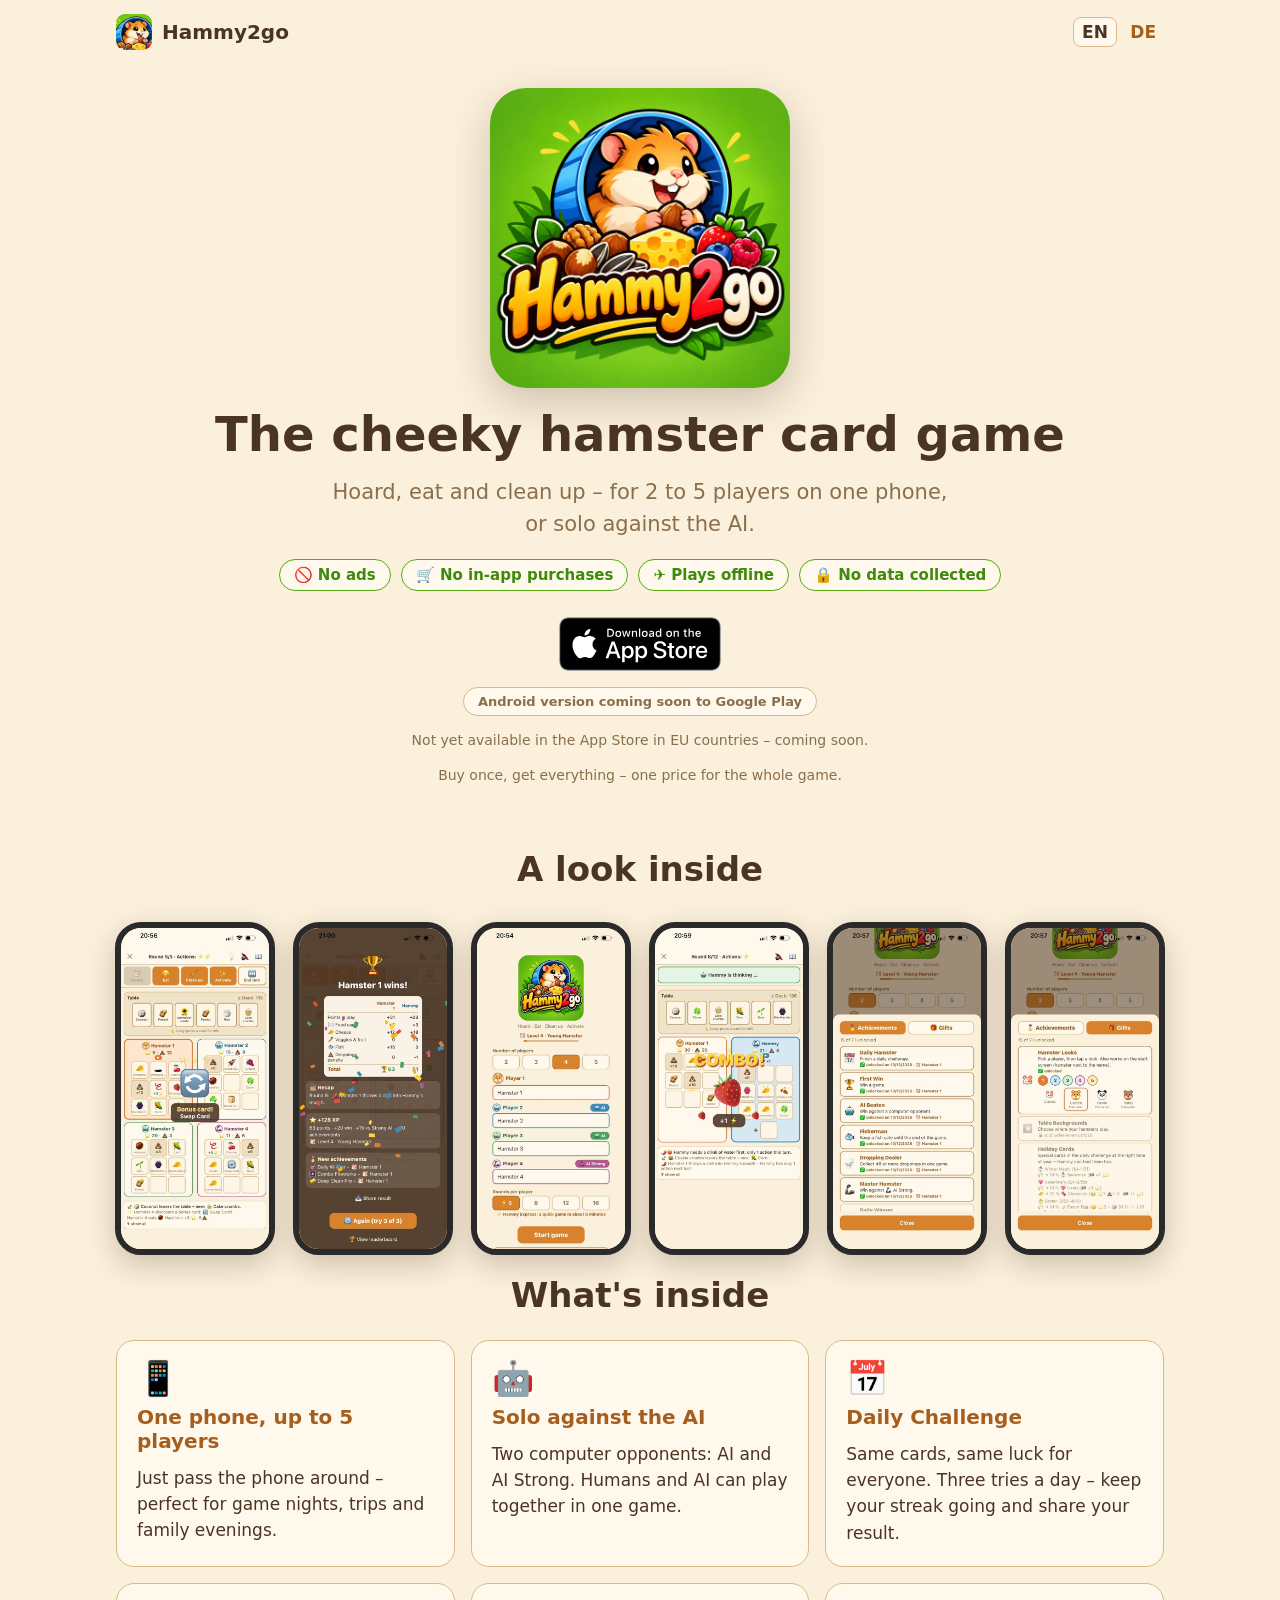
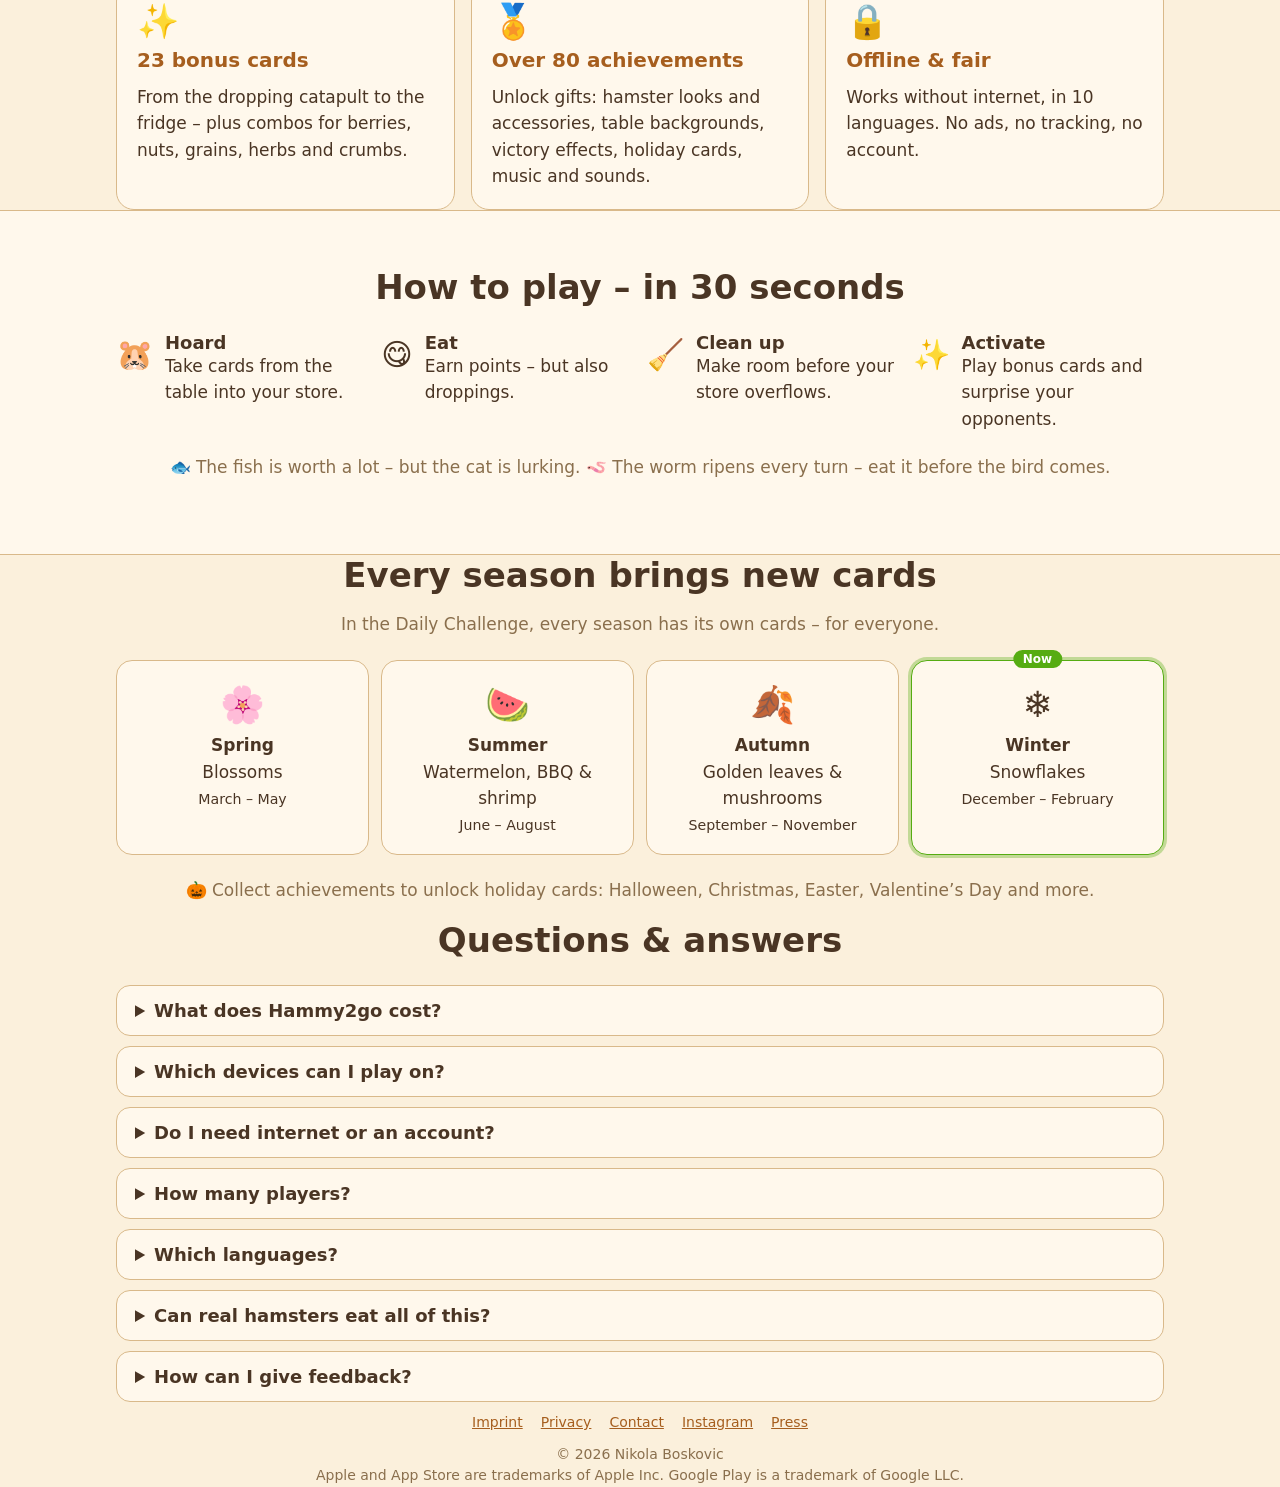
<file: index.html>
<!doctype html>
<html lang="en">
<head>
  <meta charset="utf-8">
  <meta name="viewport" content="width=device-width, initial-scale=1">
  <title>Hammy2go – the cheeky hamster card game</title>
  <meta name="description" content="Hoard, eat, clean up: the cheeky hamster card game for 1 to 5 players on one phone. Daily challenge, 23 bonus cards, offline, no ads.">
  <meta name="theme-color" content="#56ac12">
  <meta name="apple-itunes-app" content="app-id=6820655295">
  <link rel="canonical" href="https://hammy2go.com/">
  <link rel="alternate" hreflang="en" href="https://hammy2go.com/">
  <link rel="alternate" hreflang="de" href="https://hammy2go.com/de/">
  <link rel="alternate" hreflang="x-default" href="https://hammy2go.com/">
  <meta property="og:title" content="Hammy2go – the cheeky hamster card game">
  <meta property="og:description" content="Hoard, eat, clean up: the cheeky hamster card game for 1 to 5 players on one phone. Daily challenge, 23 bonus cards, offline, no ads.">
  <meta property="og:image" content="https://hammy2go.com/assets/og.png">
  <meta property="og:url" content="https://hammy2go.com/">
  <meta name="twitter:card" content="summary_large_image">
  <link rel="icon" type="image/png" sizes="32x32" href="assets/favicon-32.png">
  <link rel="apple-touch-icon" href="assets/icon-192.png">
  <link rel="stylesheet" href="assets/style.css">
  <script>try{if(!localStorage.getItem('hammy2go.lang')&&/^de/i.test((navigator.languages&&navigator.languages[0])||navigator.language||''))location.replace('de/');}catch(e){}</script>
</head>
<body>
  <header class="wrap top">
    <a class="brand" href="./"><img src="assets/icon-192.png" alt="">Hammy2go</a>
    <nav class="lang"><a href="" hreflang="en" aria-current="true">EN</a> <a href="de/" hreflang="de">DE</a></nav>
  </header>

  <main>
    <section class="hero wrap">
      <img class="logo" src="assets/logo.png" alt="Hammy2go" width="300" height="300">
      <h1>The cheeky hamster card game</h1>
      <p class="lead">Hoard, eat and clean up – for 2 to 5 players on one phone, or solo against the AI.</p>
      <ul class="perks">
        <li><span aria-hidden="true">🚫</span> No ads</li>
        <li><span aria-hidden="true">🛒</span> No in-app purchases</li>
        <li><span aria-hidden="true">✈️</span> Plays offline</li>
        <li><span aria-hidden="true">🔒</span> No data collected</li>
      </ul>
      <div class="stores">
        <a class="badge ios" href="https://apps.apple.com/app/id6820655295"><img src="assets/badges/appstore-en.svg" alt="Download on the App Store" height="54"></a>
        <span class="badge android soon"><span class="soon-tag">Android version coming soon to Google Play</span></span>
      </div>
      <p class="price">Not yet available in the App Store in EU countries – coming soon.</p>
      <p class="price">Buy once, get everything – one price for the whole game.</p>
    </section>

    <section class="wrap" aria-labelledby="shots">
      <h2 id="shots">A look inside</h2>
      <div class="shots">
        <img src="assets/shots/01.jpg" alt="Game with four hamsters" width="540" height="1171" loading="lazy">
        <img src="assets/shots/02.jpg" alt="Victory screen with confetti" width="540" height="1171" loading="lazy">
        <img src="assets/shots/03.jpg" alt="Start screen" width="540" height="1171" loading="lazy">
        <img src="assets/shots/04.jpg" alt="Berry combo" width="540" height="1171" loading="lazy">
        <img src="assets/shots/05.jpg" alt="Achievements" width="540" height="1171" loading="lazy">
        <img src="assets/shots/06.jpg" alt="Gifts" width="540" height="1171" loading="lazy">
      </div>
    </section>

    <section class="wrap" aria-labelledby="features">
      <h2 id="features">What's inside</h2>
      <div class="grid">
        <div class="tile"><div class="em">📱</div><h3>One phone, up to 5 players</h3><p>Just pass the phone around – perfect for game nights, trips and family evenings.</p></div>
        <div class="tile"><div class="em">🤖</div><h3>Solo against the AI</h3><p>Two computer opponents: AI and AI Strong. Humans and AI can play together in one game.</p></div>
        <div class="tile"><div class="em">📅</div><h3>Daily Challenge</h3><p>Same cards, same luck for everyone. Three tries a day – keep your streak going and share your result.</p></div>
        <div class="tile"><div class="em">✨</div><h3>23 bonus cards</h3><p>From the dropping catapult to the fridge – plus combos for berries, nuts, grains, herbs and crumbs.</p></div>
        <div class="tile"><div class="em">🏅</div><h3>Over 80 achievements</h3><p>Unlock gifts: hamster looks and accessories, table backgrounds, victory effects, holiday cards, music and sounds.</p></div>
        <div class="tile"><div class="em">🔒</div><h3>Offline & fair</h3><p>Works without internet, in 10 languages. No ads, no tracking, no account.</p></div>
      </div>
    </section>

    <section class="howto" aria-labelledby="how">
      <div class="wrap">
        <h2 id="how">How to play – in 30 seconds</h2>
        <div class="steps">
          <div class="step"><span class="em">🐹</span><span><b>Hoard</b>Take cards from the table into your store.</span></div>
          <div class="step"><span class="em">😋</span><span><b>Eat</b>Earn points – but also droppings.</span></div>
          <div class="step"><span class="em">🧹</span><span><b>Clean up</b>Make room before your store overflows.</span></div>
          <div class="step"><span class="em">✨</span><span><b>Activate</b>Play bonus cards and surprise your opponents.</span></div>
        </div>
        <p class="note">🐟 The fish is worth a lot – but the cat is lurking. 🪱 The worm ripens every turn – eat it before the bird comes.</p>
      </div>
    </section>

    <section class="wrap" aria-labelledby="seasons">
      <h2 id="seasons">Every season brings new cards</h2>
      <p class="note" style="margin:-8px 0 22px">In the Daily Challenge, every season has its own cards – for everyone.</p>
      <div class="seasons">
        <div class="season" data-season="spring"><span class="now-tag">Now</span><div class="em">🌸</div><b>Spring</b>Blossoms<br><small>March – May</small></div>
        <div class="season" data-season="summer"><span class="now-tag">Now</span><div class="em">🍉</div><b>Summer</b>Watermelon, BBQ & shrimp<br><small>June – August</small></div>
        <div class="season" data-season="autumn"><span class="now-tag">Now</span><div class="em">🍂</div><b>Autumn</b>Golden leaves & mushrooms<br><small>September – November</small></div>
        <div class="season" data-season="winter"><span class="now-tag">Now</span><div class="em">❄️</div><b>Winter</b>Snowflakes<br><small>December – February</small></div>
      </div>
      <p class="note">🎃 Collect achievements to unlock holiday cards: Halloween, Christmas, Easter, Valentine’s Day and more.</p>
    </section>

    <section class="wrap" aria-labelledby="faq">
      <h2 id="faq">Questions & answers</h2>
      <details><summary>What does Hammy2go cost?</summary><p>You buy it once (launch price 0.99 € in Germany, prices vary by country). Everything is included – no ads, no in-app purchases.</p></details>
      <details><summary>Which devices can I play on?</summary><p>Hammy2go is available for iPhone on the App Store – not yet in EU countries, it will follow there soon. The Android version is coming soon to Google Play.</p></details>
      <details><summary>Do I need internet or an account?</summary><p>No. Hammy2go works completely offline and collects no data. Your progress stays on your device.</p></details>
      <details><summary>How many players?</summary><p>1 to 5: play solo against the AI, or 2 to 5 on one device – humans and AI can be mixed.</p></details>
      <details><summary>Which languages?</summary><p>Deutsch, English, Srpski, Français, Español, Italiano, 日本語, Русский, Türkçe, 한국어. The game starts in your phone’s language.</p></details>
      <details><summary>Can real hamsters eat all of this?</summary><p>No! Hammy is a cartoon hamster. Real hamsters must not have chocolate, alcohol, sweets, salty food or citrus fruit – if in doubt, ask your vet.</p></details>
      <details><summary>How can I give feedback?</summary><p>We’d love to hear from you: <a href="mailto:info@hammy2go.com">info@hammy2go.com</a></p></details>
    </section>
  </main>

  <footer class="wrap">
    <nav>
      <a href="https://farmaceutunemackoj.de/impressum/">Imprint</a>
      <a href="https://farmaceutunemackoj.github.io/hammy2go-privacy/">Privacy</a>
      <a href="mailto:info@hammy2go.com">Contact</a>
      <a href="https://www.instagram.com/hammy2go/" rel="me noopener" target="_blank">Instagram</a>
      <a href="press/">Press</a>
    </nav>
    <div>© 2026 Nikola Boskovic</div>
    <div>Apple and App Store are trademarks of Apple Inc. Google Play is a trademark of Google LLC.</div>
  </footer>
  <script src="assets/site.js"></script>
</body>
</html>
</file>
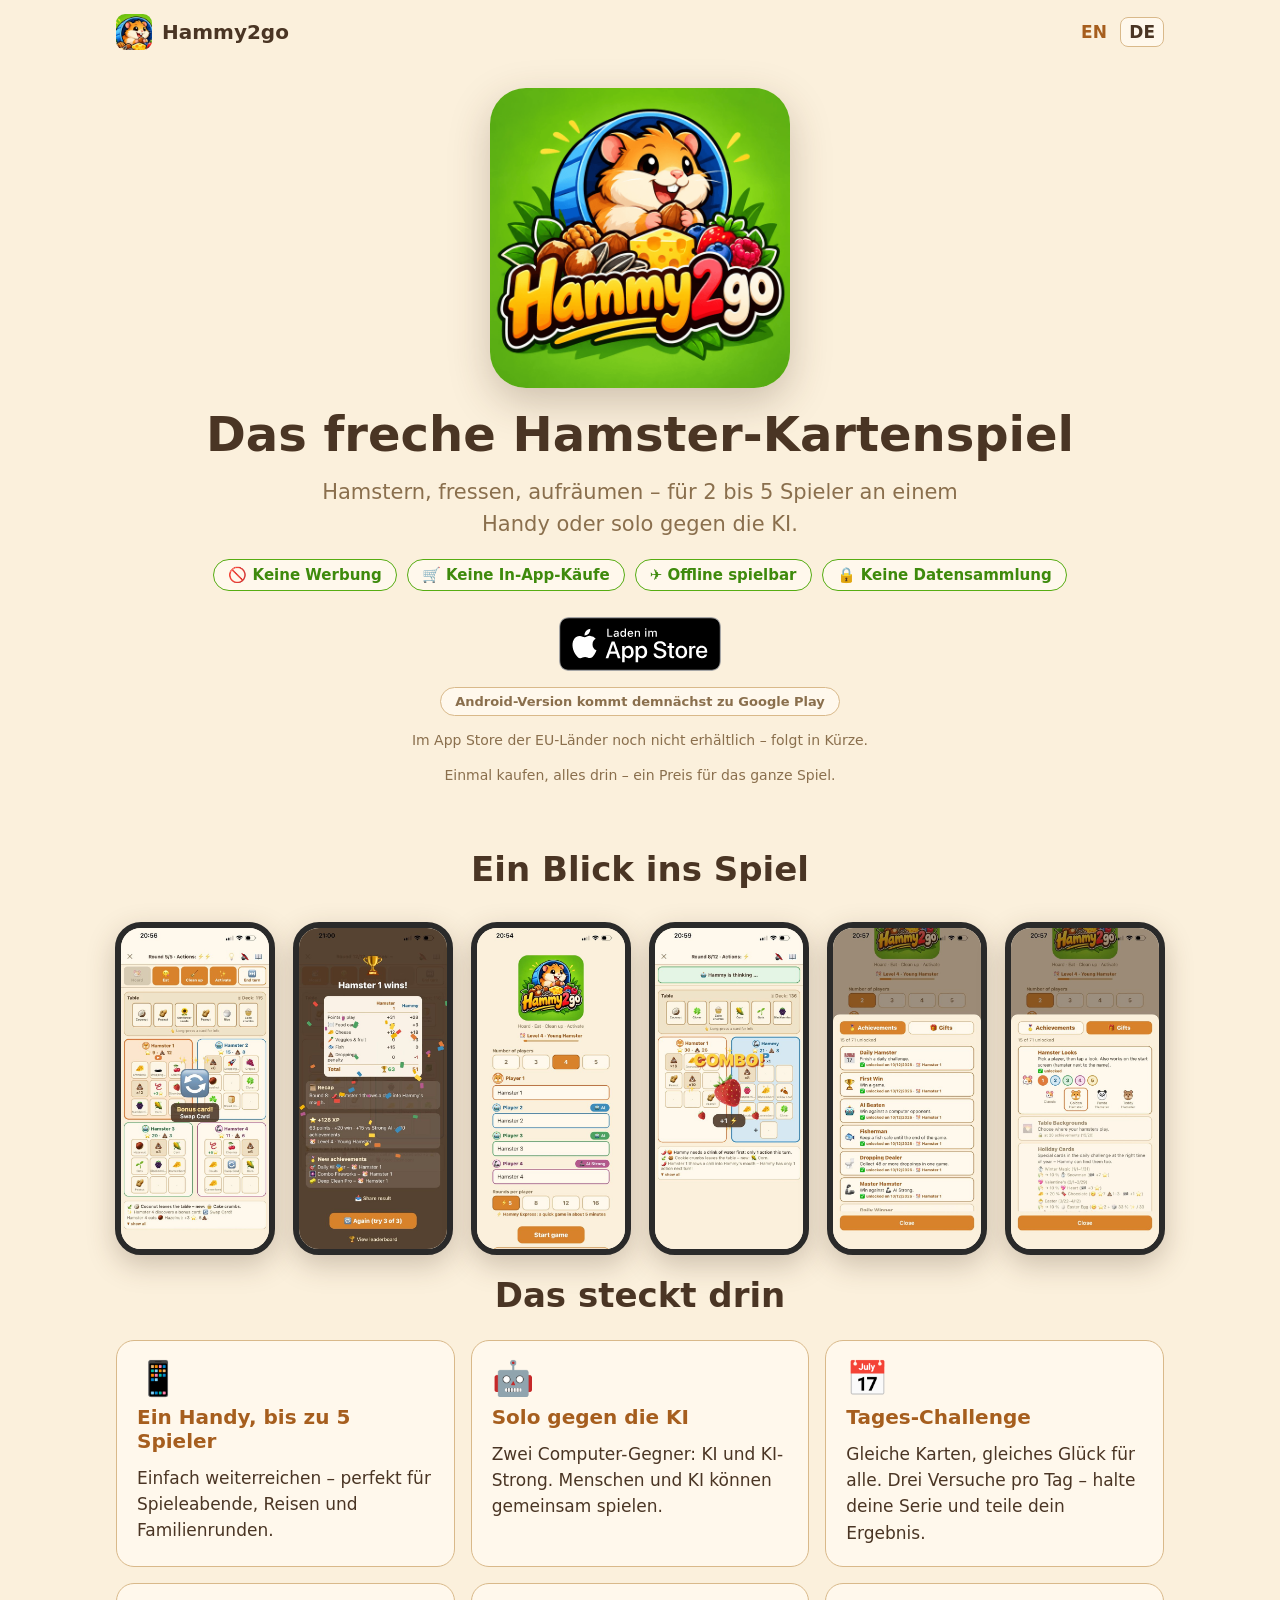
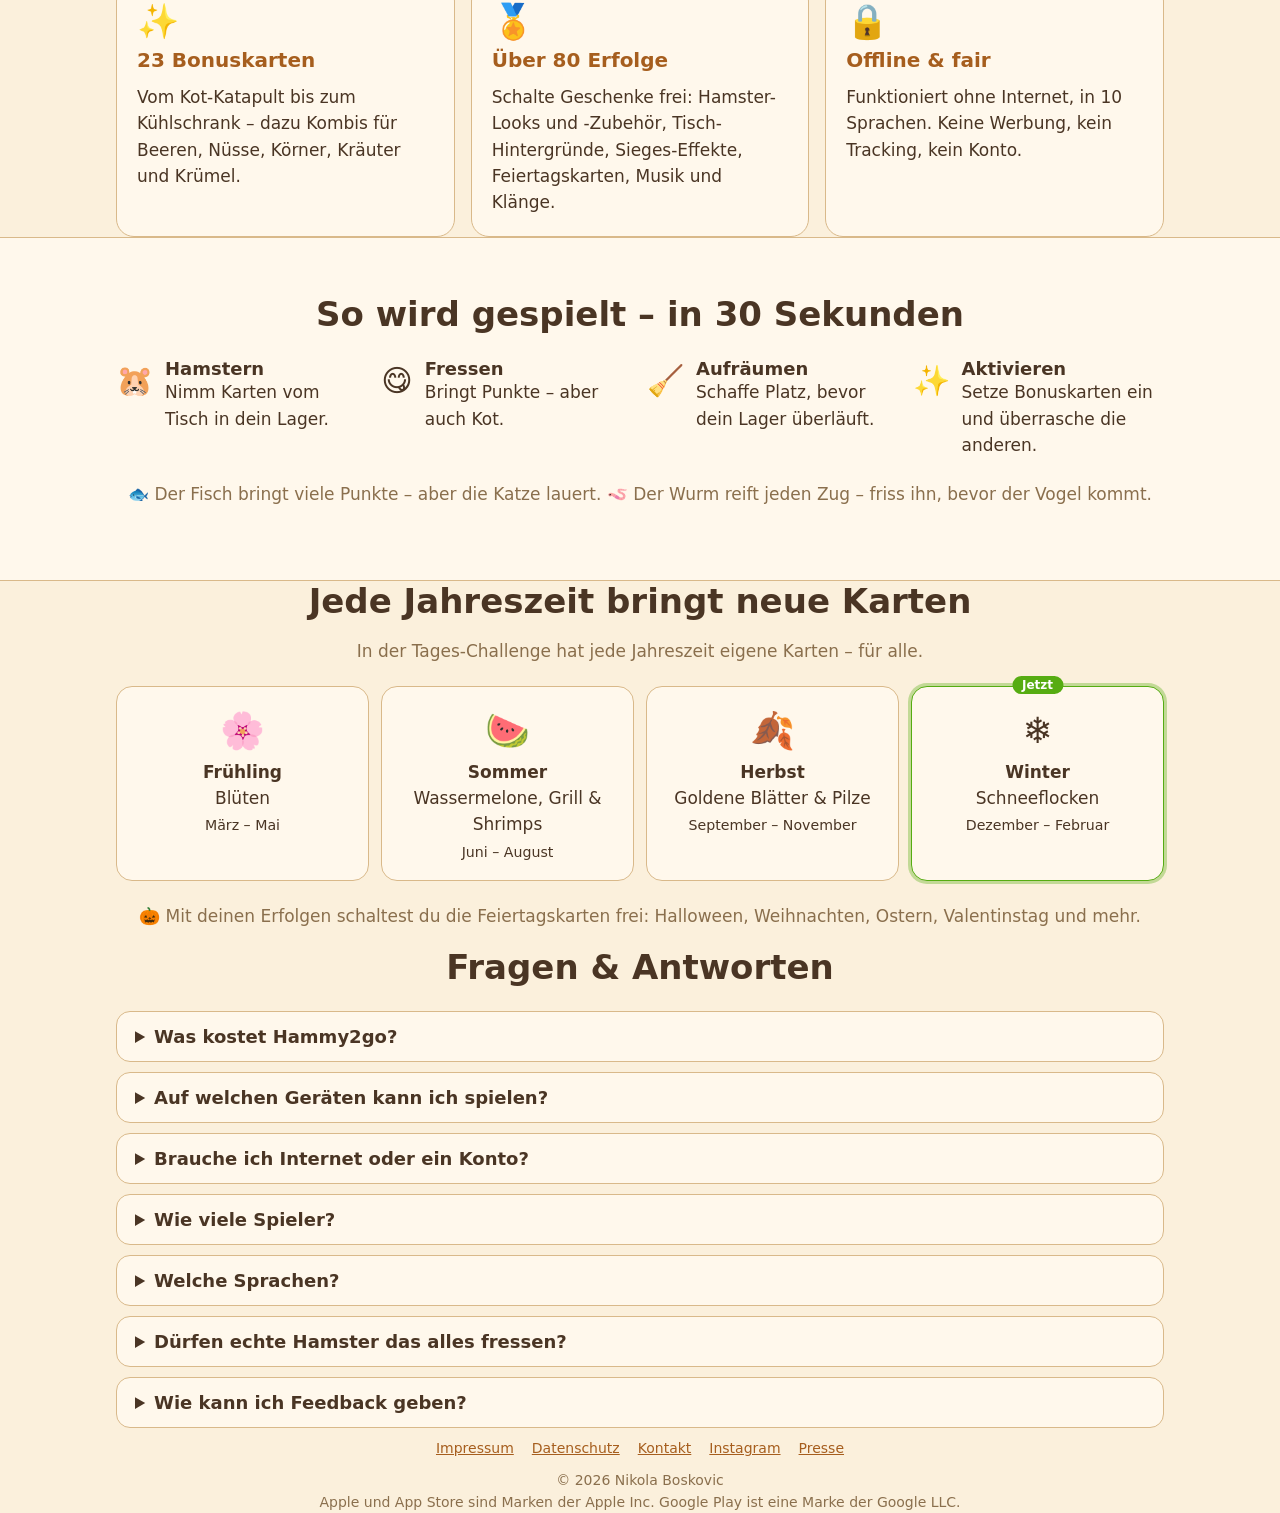
<file: de/index.html>
<!doctype html>
<html lang="de">
<head>
  <meta charset="utf-8">
  <meta name="viewport" content="width=device-width, initial-scale=1">
  <title>Hammy2go – das freche Hamster-Kartenspiel</title>
  <meta name="description" content="Hamstern, fressen, aufräumen: das freche Hamster-Kartenspiel für 1 bis 5 Spieler an einem Handy. Tages-Challenge, 23 Bonuskarten, offline, ohne Werbung.">
  <meta name="theme-color" content="#56ac12">
  <meta name="apple-itunes-app" content="app-id=6820655295">
  <link rel="canonical" href="https://hammy2go.com/de/">
  <link rel="alternate" hreflang="en" href="https://hammy2go.com/">
  <link rel="alternate" hreflang="de" href="https://hammy2go.com/de/">
  <link rel="alternate" hreflang="x-default" href="https://hammy2go.com/">
  <meta property="og:title" content="Hammy2go – das freche Hamster-Kartenspiel">
  <meta property="og:description" content="Hamstern, fressen, aufräumen: das freche Hamster-Kartenspiel für 1 bis 5 Spieler an einem Handy. Tages-Challenge, 23 Bonuskarten, offline, ohne Werbung.">
  <meta property="og:image" content="https://hammy2go.com/assets/og.png">
  <meta property="og:url" content="https://hammy2go.com/de/">
  <meta name="twitter:card" content="summary_large_image">
  <link rel="icon" type="image/png" sizes="32x32" href="../assets/favicon-32.png">
  <link rel="apple-touch-icon" href="../assets/icon-192.png">
  <link rel="stylesheet" href="../assets/style.css">
  
</head>
<body>
  <header class="wrap top">
    <a class="brand" href="../"><img src="../assets/icon-192.png" alt="">Hammy2go</a>
    <nav class="lang"><a href="../" hreflang="en">EN</a> <a href="../de/" hreflang="de" aria-current="true">DE</a></nav>
  </header>

  <main>
    <section class="hero wrap">
      <img class="logo" src="../assets/logo.png" alt="Hammy2go" width="300" height="300">
      <h1>Das freche Hamster-Kartenspiel</h1>
      <p class="lead">Hamstern, fressen, aufräumen – für 2 bis 5 Spieler an einem Handy oder solo gegen die KI.</p>
      <ul class="perks">
        <li><span aria-hidden="true">🚫</span> Keine Werbung</li>
        <li><span aria-hidden="true">🛒</span> Keine In-App-Käufe</li>
        <li><span aria-hidden="true">✈️</span> Offline spielbar</li>
        <li><span aria-hidden="true">🔒</span> Keine Datensammlung</li>
      </ul>
      <div class="stores">
        <a class="badge ios" href="https://apps.apple.com/app/id6820655295"><img src="../assets/badges/appstore-de.svg" alt="Laden im App Store" height="54"></a>
        <span class="badge android soon"><span class="soon-tag">Android-Version kommt demnächst zu Google Play</span></span>
      </div>
      <p class="price">Im App Store der EU-Länder noch nicht erhältlich – folgt in Kürze.</p>
      <p class="price">Einmal kaufen, alles drin – ein Preis für das ganze Spiel.</p>
    </section>

    <section class="wrap" aria-labelledby="shots">
      <h2 id="shots">Ein Blick ins Spiel</h2>
      <div class="shots">
        <img src="../assets/shots/01.jpg" alt="Partie mit vier Hamstern" width="540" height="1171" loading="lazy">
        <img src="../assets/shots/02.jpg" alt="Sieg mit Konfetti" width="540" height="1171" loading="lazy">
        <img src="../assets/shots/03.jpg" alt="Startbildschirm" width="540" height="1171" loading="lazy">
        <img src="../assets/shots/04.jpg" alt="Beeren-Kombi" width="540" height="1171" loading="lazy">
        <img src="../assets/shots/05.jpg" alt="Erfolge" width="540" height="1171" loading="lazy">
        <img src="../assets/shots/06.jpg" alt="Geschenke" width="540" height="1171" loading="lazy">
      </div>
    </section>

    <section class="wrap" aria-labelledby="features">
      <h2 id="features">Das steckt drin</h2>
      <div class="grid">
        <div class="tile"><div class="em">📱</div><h3>Ein Handy, bis zu 5 Spieler</h3><p>Einfach weiterreichen – perfekt für Spieleabende, Reisen und Familienrunden.</p></div>
        <div class="tile"><div class="em">🤖</div><h3>Solo gegen die KI</h3><p>Zwei Computer-Gegner: KI und KI-Strong. Menschen und KI können gemeinsam spielen.</p></div>
        <div class="tile"><div class="em">📅</div><h3>Tages-Challenge</h3><p>Gleiche Karten, gleiches Glück für alle. Drei Versuche pro Tag – halte deine Serie und teile dein Ergebnis.</p></div>
        <div class="tile"><div class="em">✨</div><h3>23 Bonuskarten</h3><p>Vom Kot-Katapult bis zum Kühlschrank – dazu Kombis für Beeren, Nüsse, Körner, Kräuter und Krümel.</p></div>
        <div class="tile"><div class="em">🏅</div><h3>Über 80 Erfolge</h3><p>Schalte Geschenke frei: Hamster-Looks und -Zubehör, Tisch-Hintergründe, Sieges-Effekte, Feiertagskarten, Musik und Klänge.</p></div>
        <div class="tile"><div class="em">🔒</div><h3>Offline & fair</h3><p>Funktioniert ohne Internet, in 10 Sprachen. Keine Werbung, kein Tracking, kein Konto.</p></div>
      </div>
    </section>

    <section class="howto" aria-labelledby="how">
      <div class="wrap">
        <h2 id="how">So wird gespielt – in 30 Sekunden</h2>
        <div class="steps">
          <div class="step"><span class="em">🐹</span><span><b>Hamstern</b>Nimm Karten vom Tisch in dein Lager.</span></div>
          <div class="step"><span class="em">😋</span><span><b>Fressen</b>Bringt Punkte – aber auch Kot.</span></div>
          <div class="step"><span class="em">🧹</span><span><b>Aufräumen</b>Schaffe Platz, bevor dein Lager überläuft.</span></div>
          <div class="step"><span class="em">✨</span><span><b>Aktivieren</b>Setze Bonuskarten ein und überrasche die anderen.</span></div>
        </div>
        <p class="note">🐟 Der Fisch bringt viele Punkte – aber die Katze lauert. 🪱 Der Wurm reift jeden Zug – friss ihn, bevor der Vogel kommt.</p>
      </div>
    </section>

    <section class="wrap" aria-labelledby="seasons">
      <h2 id="seasons">Jede Jahreszeit bringt neue Karten</h2>
      <p class="note" style="margin:-8px 0 22px">In der Tages-Challenge hat jede Jahreszeit eigene Karten – für alle.</p>
      <div class="seasons">
        <div class="season" data-season="spring"><span class="now-tag">Jetzt</span><div class="em">🌸</div><b>Frühling</b>Blüten<br><small>März – Mai</small></div>
        <div class="season" data-season="summer"><span class="now-tag">Jetzt</span><div class="em">🍉</div><b>Sommer</b>Wassermelone, Grill & Shrimps<br><small>Juni – August</small></div>
        <div class="season" data-season="autumn"><span class="now-tag">Jetzt</span><div class="em">🍂</div><b>Herbst</b>Goldene Blätter & Pilze<br><small>September – November</small></div>
        <div class="season" data-season="winter"><span class="now-tag">Jetzt</span><div class="em">❄️</div><b>Winter</b>Schneeflocken<br><small>Dezember – Februar</small></div>
      </div>
      <p class="note">🎃 Mit deinen Erfolgen schaltest du die Feiertagskarten frei: Halloween, Weihnachten, Ostern, Valentinstag und mehr.</p>
    </section>

    <section class="wrap" aria-labelledby="faq">
      <h2 id="faq">Fragen & Antworten</h2>
      <details><summary>Was kostet Hammy2go?</summary><p>Du kaufst es einmal (zum Start 0,99 € in Deutschland, Preise je nach Land). Alles ist drin – keine Werbung, keine In-App-Käufe.</p></details>
      <details><summary>Auf welchen Geräten kann ich spielen?</summary><p>Hammy2go gibt es für das iPhone im App Store – in den EU-Ländern noch nicht, dort folgt es in Kürze. Die Android-Version kommt demnächst zu Google Play.</p></details>
      <details><summary>Brauche ich Internet oder ein Konto?</summary><p>Nein. Hammy2go funktioniert komplett offline und erhebt keine Daten. Dein Fortschritt bleibt auf deinem Gerät.</p></details>
      <details><summary>Wie viele Spieler?</summary><p>1 bis 5: solo gegen die KI oder 2 bis 5 an einem Gerät – Menschen und KI lassen sich mischen.</p></details>
      <details><summary>Welche Sprachen?</summary><p>Deutsch, English, Srpski, Français, Español, Italiano, 日本語, Русский, Türkçe, 한국어. Das Spiel startet in der Sprache deines Handys.</p></details>
      <details><summary>Dürfen echte Hamster das alles fressen?</summary><p>Nein! Hammy ist ein Comic-Hamster. Echte Hamster vertragen keine Schokolade, keinen Alkohol, nichts Süßes oder Salziges und keine Zitrusfrüchte – frag im Zweifel deine Tierarztpraxis.</p></details>
      <details><summary>Wie kann ich Feedback geben?</summary><p>Wir freuen uns über deine Nachricht: <a href="mailto:info@hammy2go.com">info@hammy2go.com</a></p></details>
    </section>
  </main>

  <footer class="wrap">
    <nav>
      <a href="https://farmaceutunemackoj.de/impressum/">Impressum</a>
      <a href="https://farmaceutunemackoj.github.io/hammy2go-privacy/">Datenschutz</a>
      <a href="mailto:info@hammy2go.com">Kontakt</a>
      <a href="https://www.instagram.com/hammy2go/" rel="me noopener" target="_blank">Instagram</a>
      <a href="../de/presse/">Presse</a>
    </nav>
    <div>© 2026 Nikola Boskovic</div>
    <div>Apple und App Store sind Marken der Apple Inc. Google Play ist eine Marke der Google LLC.</div>
  </footer>
  <script src="../assets/site.js"></script>
</body>
</html>
</file>
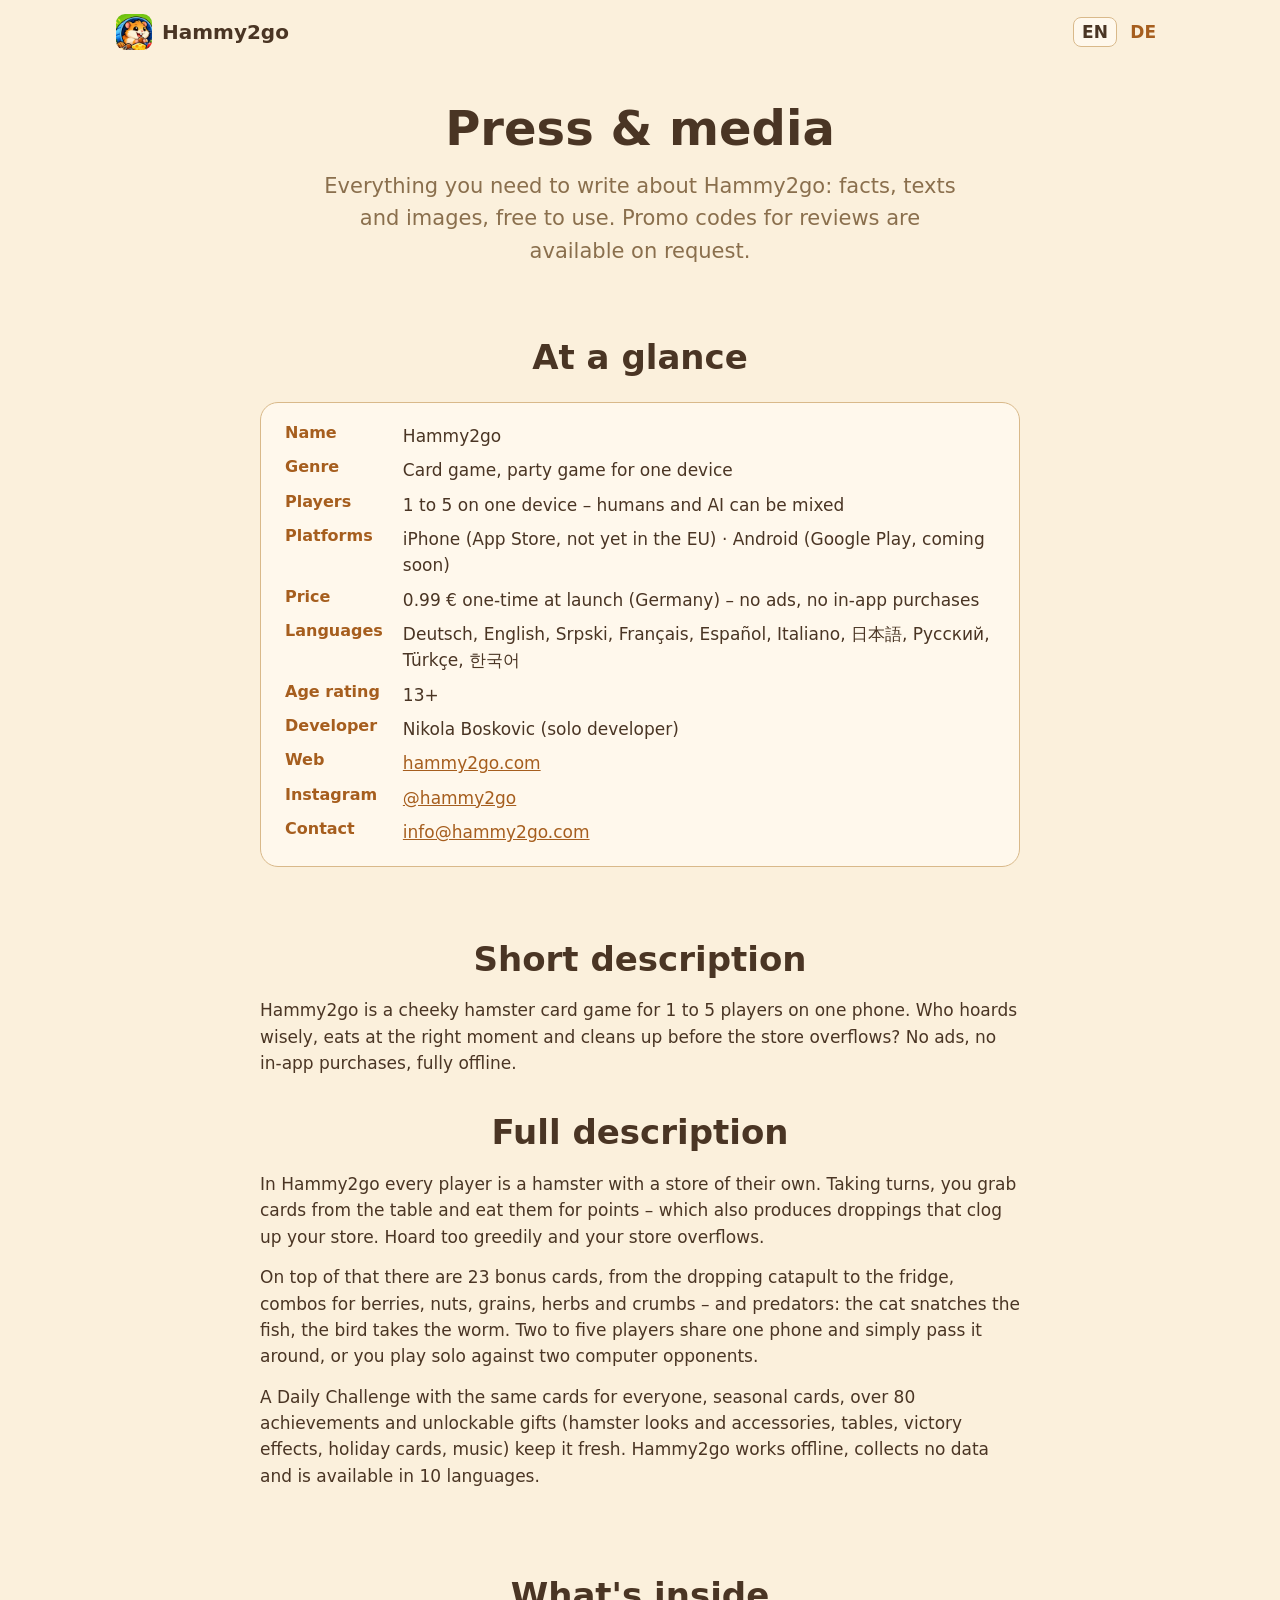
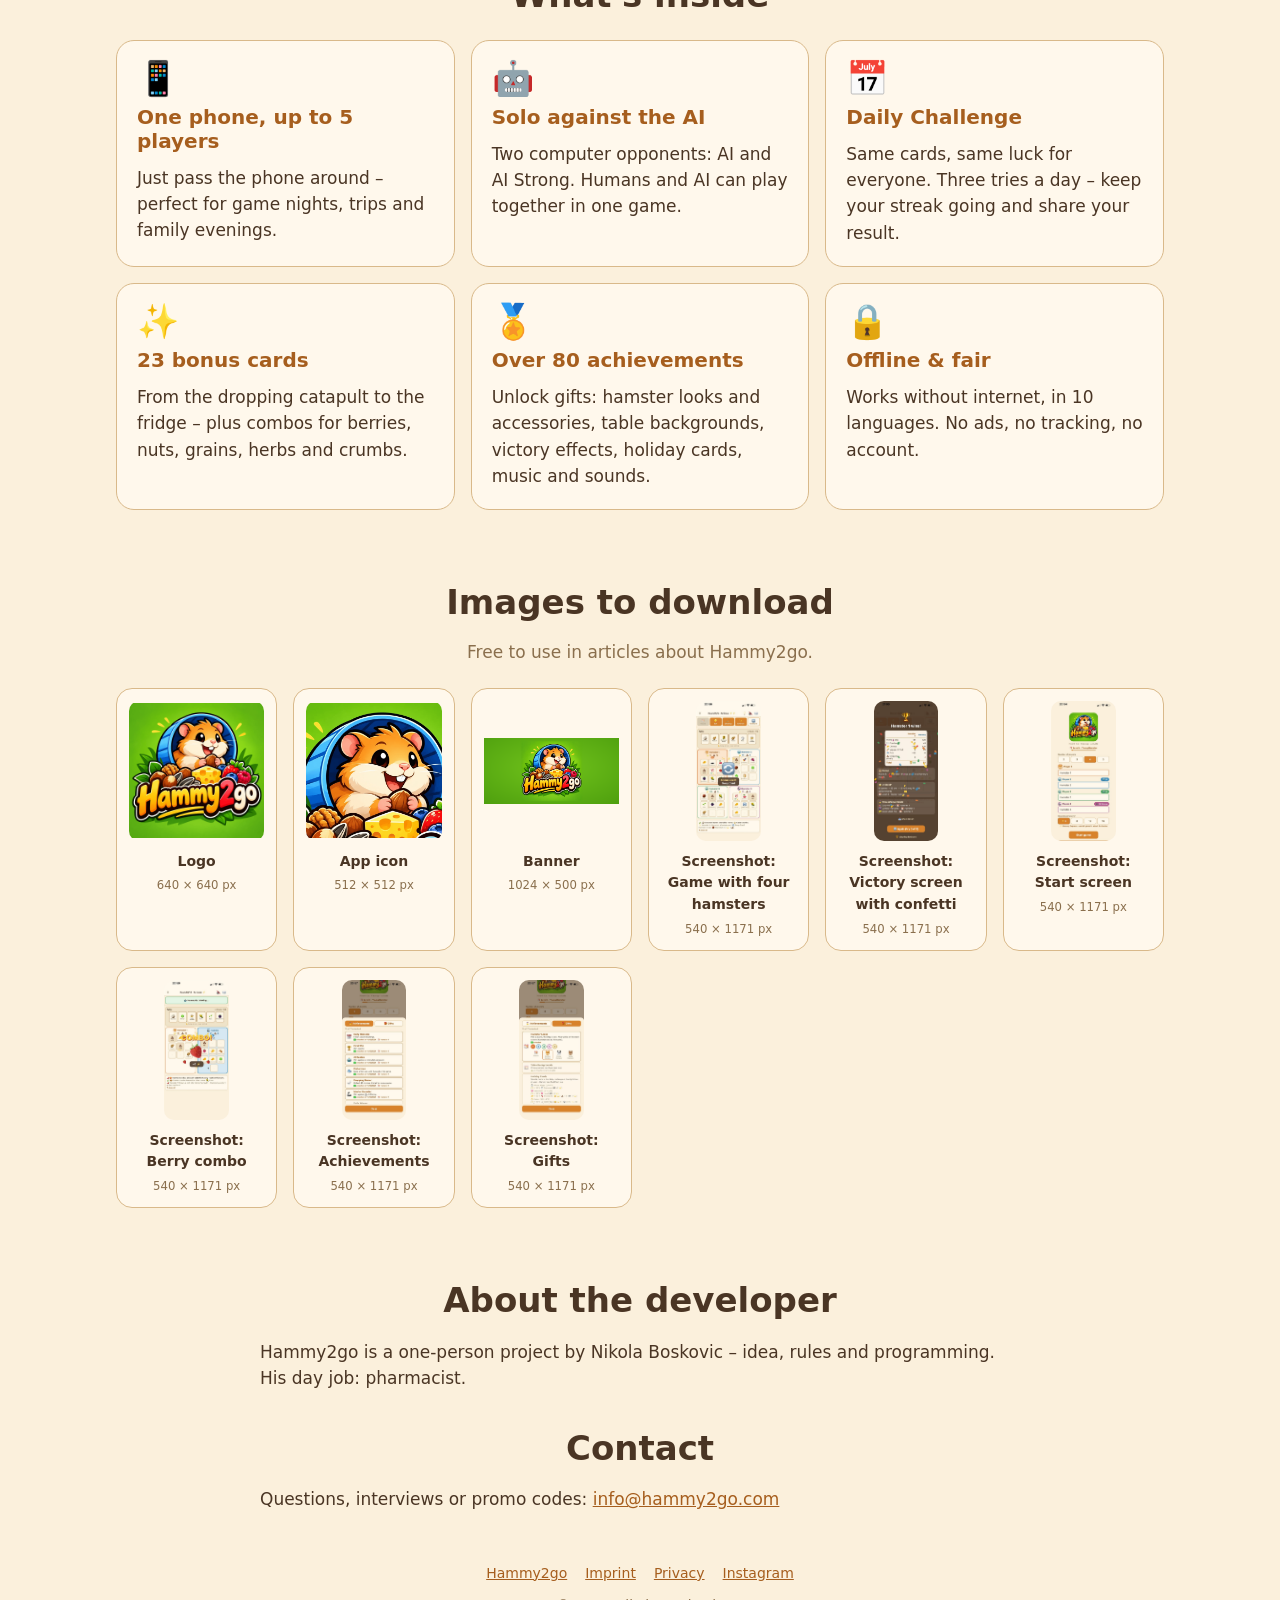
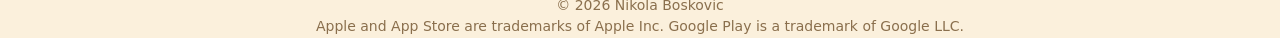
<file: press/index.html>
<!doctype html>
<html lang="en">
<head>
  <meta charset="utf-8">
  <meta name="viewport" content="width=device-width, initial-scale=1">
  <title>Hammy2go – Press kit</title>
  <meta name="description" content="Facts, texts and images about Hammy2go, the cheeky hamster card game for 1 to 5 players on one phone.">
  <meta name="theme-color" content="#56ac12">
  <link rel="canonical" href="https://hammy2go.com/press/">
  <link rel="alternate" hreflang="en" href="https://hammy2go.com/press/">
  <link rel="alternate" hreflang="de" href="https://hammy2go.com/de/presse/">
  <meta property="og:title" content="Hammy2go – Press kit">
  <meta property="og:description" content="Facts, texts and images about Hammy2go, the cheeky hamster card game for 1 to 5 players on one phone.">
  <meta property="og:image" content="https://hammy2go.com/assets/og.png">
  <meta property="og:url" content="https://hammy2go.com/press/">
  <link rel="icon" type="image/png" sizes="32x32" href="../assets/favicon-32.png">
  <link rel="apple-touch-icon" href="../assets/icon-192.png">
  <link rel="stylesheet" href="../assets/style.css">
</head>
<body>
  <header class="wrap top">
    <a class="brand" href="../"><img src="../assets/icon-192.png" alt="">Hammy2go</a>
    <nav class="lang"><a href="../press/" hreflang="en" aria-current="true">EN</a> <a href="../de/presse/" hreflang="de">DE</a></nav>
  </header>

  <main class="press">
    <section class="hero wrap">
      <h1>Press & media</h1>
      <p class="lead">Everything you need to write about Hammy2go: facts, texts and images, free to use. Promo codes for reviews are available on request.</p>
    </section>

    <section class="wrap" aria-labelledby="facts">
      <h2 id="facts">At a glance</h2>
      <dl class="facts">
        <dt>Name</dt><dd>Hammy2go</dd>
        <dt>Genre</dt><dd>Card game, party game for one device</dd>
        <dt>Players</dt><dd>1 to 5 on one device – humans and AI can be mixed</dd>
        <dt>Platforms</dt><dd>iPhone (App Store, not yet in the EU) · Android (Google Play, coming soon)</dd>
        <dt>Price</dt><dd>0.99 € one-time at launch (Germany) – no ads, no in-app purchases</dd>
        <dt>Languages</dt><dd>Deutsch, English, Srpski, Français, Español, Italiano, 日本語, Русский, Türkçe, 한국어</dd>
        <dt>Age rating</dt><dd>13+</dd>
        <dt>Developer</dt><dd>Nikola Boskovic (solo developer)</dd>
        <dt>Web</dt><dd><a href="https://hammy2go.com/">hammy2go.com</a></dd>
        <dt>Instagram</dt><dd><a href="https://www.instagram.com/hammy2go/" rel="me noopener" target="_blank">@hammy2go</a></dd>
        <dt>Contact</dt><dd><a href="mailto:info@hammy2go.com">info@hammy2go.com</a></dd>
      </dl>
    </section>

    <section class="wrap press-text" aria-labelledby="short">
      <h2 id="short">Short description</h2>
      <p>Hammy2go is a cheeky hamster card game for 1 to 5 players on one phone. Who hoards wisely, eats at the right moment and cleans up before the store overflows? No ads, no in-app purchases, fully offline.</p>
      <h2 id="long">Full description</h2>
      <p>In Hammy2go every player is a hamster with a store of their own. Taking turns, you grab cards from the table and eat them for points – which also produces droppings that clog up your store. Hoard too greedily and your store overflows.</p>
      <p>On top of that there are 23 bonus cards, from the dropping catapult to the fridge, combos for berries, nuts, grains, herbs and crumbs – and predators: the cat snatches the fish, the bird takes the worm. Two to five players share one phone and simply pass it around, or you play solo against two computer opponents.</p>
      <p>A Daily Challenge with the same cards for everyone, seasonal cards, over 80 achievements and unlockable gifts (hamster looks and accessories, tables, victory effects, holiday cards, music) keep it fresh. Hammy2go works offline, collects no data and is available in 10 languages.</p>
    </section>

    <section class="wrap" aria-labelledby="features">
      <h2 id="features">What's inside</h2>
      <div class="grid">
        <div class="tile"><div class="em">📱</div><h3>One phone, up to 5 players</h3><p>Just pass the phone around – perfect for game nights, trips and family evenings.</p></div>
        <div class="tile"><div class="em">🤖</div><h3>Solo against the AI</h3><p>Two computer opponents: AI and AI Strong. Humans and AI can play together in one game.</p></div>
        <div class="tile"><div class="em">📅</div><h3>Daily Challenge</h3><p>Same cards, same luck for everyone. Three tries a day – keep your streak going and share your result.</p></div>
        <div class="tile"><div class="em">✨</div><h3>23 bonus cards</h3><p>From the dropping catapult to the fridge – plus combos for berries, nuts, grains, herbs and crumbs.</p></div>
        <div class="tile"><div class="em">🏅</div><h3>Over 80 achievements</h3><p>Unlock gifts: hamster looks and accessories, table backgrounds, victory effects, holiday cards, music and sounds.</p></div>
        <div class="tile"><div class="em">🔒</div><h3>Offline & fair</h3><p>Works without internet, in 10 languages. No ads, no tracking, no account.</p></div>
      </div>
    </section>

    <section class="wrap" aria-labelledby="images">
      <h2 id="images">Images to download</h2>
      <p class="note" style="margin:-8px 0 22px">Free to use in articles about Hammy2go.</p>
      <div class="downloads">
        <a class="dl" href="../assets/logo.png" download="hammy2go-logo.png"><img src="../assets/logo.png" alt="" loading="lazy"><b>Logo</b><small>640 × 640 px</small></a>
        <a class="dl" href="../assets/press/hammy2go-icon-512.png" download="hammy2go-icon-512.png"><img src="../assets/press/hammy2go-icon-512.png" alt="" loading="lazy"><b>App icon</b><small>512 × 512 px</small></a>
        <a class="dl" href="../assets/og.png" download="hammy2go-banner.png"><img src="../assets/og.png" alt="" loading="lazy"><b>Banner</b><small>1024 × 500 px</small></a>
        <a class="dl" href="../assets/shots/01.jpg" download="hammy2go-screenshot-1.jpg"><img src="../assets/shots/01.jpg" alt="" loading="lazy"><b>Screenshot: Game with four hamsters</b><small>540 × 1171 px</small></a>
        <a class="dl" href="../assets/shots/02.jpg" download="hammy2go-screenshot-2.jpg"><img src="../assets/shots/02.jpg" alt="" loading="lazy"><b>Screenshot: Victory screen with confetti</b><small>540 × 1171 px</small></a>
        <a class="dl" href="../assets/shots/03.jpg" download="hammy2go-screenshot-3.jpg"><img src="../assets/shots/03.jpg" alt="" loading="lazy"><b>Screenshot: Start screen</b><small>540 × 1171 px</small></a>
        <a class="dl" href="../assets/shots/04.jpg" download="hammy2go-screenshot-4.jpg"><img src="../assets/shots/04.jpg" alt="" loading="lazy"><b>Screenshot: Berry combo</b><small>540 × 1171 px</small></a>
        <a class="dl" href="../assets/shots/05.jpg" download="hammy2go-screenshot-5.jpg"><img src="../assets/shots/05.jpg" alt="" loading="lazy"><b>Screenshot: Achievements</b><small>540 × 1171 px</small></a>
        <a class="dl" href="../assets/shots/06.jpg" download="hammy2go-screenshot-6.jpg"><img src="../assets/shots/06.jpg" alt="" loading="lazy"><b>Screenshot: Gifts</b><small>540 × 1171 px</small></a>
      </div>
    </section>

    <section class="wrap press-text" aria-labelledby="dev">
      <h2 id="dev">About the developer</h2>
      <p>Hammy2go is a one-person project by Nikola Boskovic – idea, rules and programming. His day job: pharmacist.</p>
      <h2 id="contact">Contact</h2>
      <p>Questions, interviews or promo codes: <a href="mailto:info@hammy2go.com">info@hammy2go.com</a></p>
    </section>
  </main>

  <footer class="wrap">
    <nav>
      <a href="../">Hammy2go</a>
      <a href="https://farmaceutunemackoj.de/impressum/">Imprint</a>
      <a href="https://farmaceutunemackoj.github.io/hammy2go-privacy/">Privacy</a>
      <a href="https://www.instagram.com/hammy2go/" rel="me noopener" target="_blank">Instagram</a>
    </nav>
    <div>© 2026 Nikola Boskovic</div>
    <div>Apple and App Store are trademarks of Apple Inc. Google Play is a trademark of Google LLC.</div>
  </footer>
  <script src="../assets/site.js"></script>
</body>
</html>
</file>
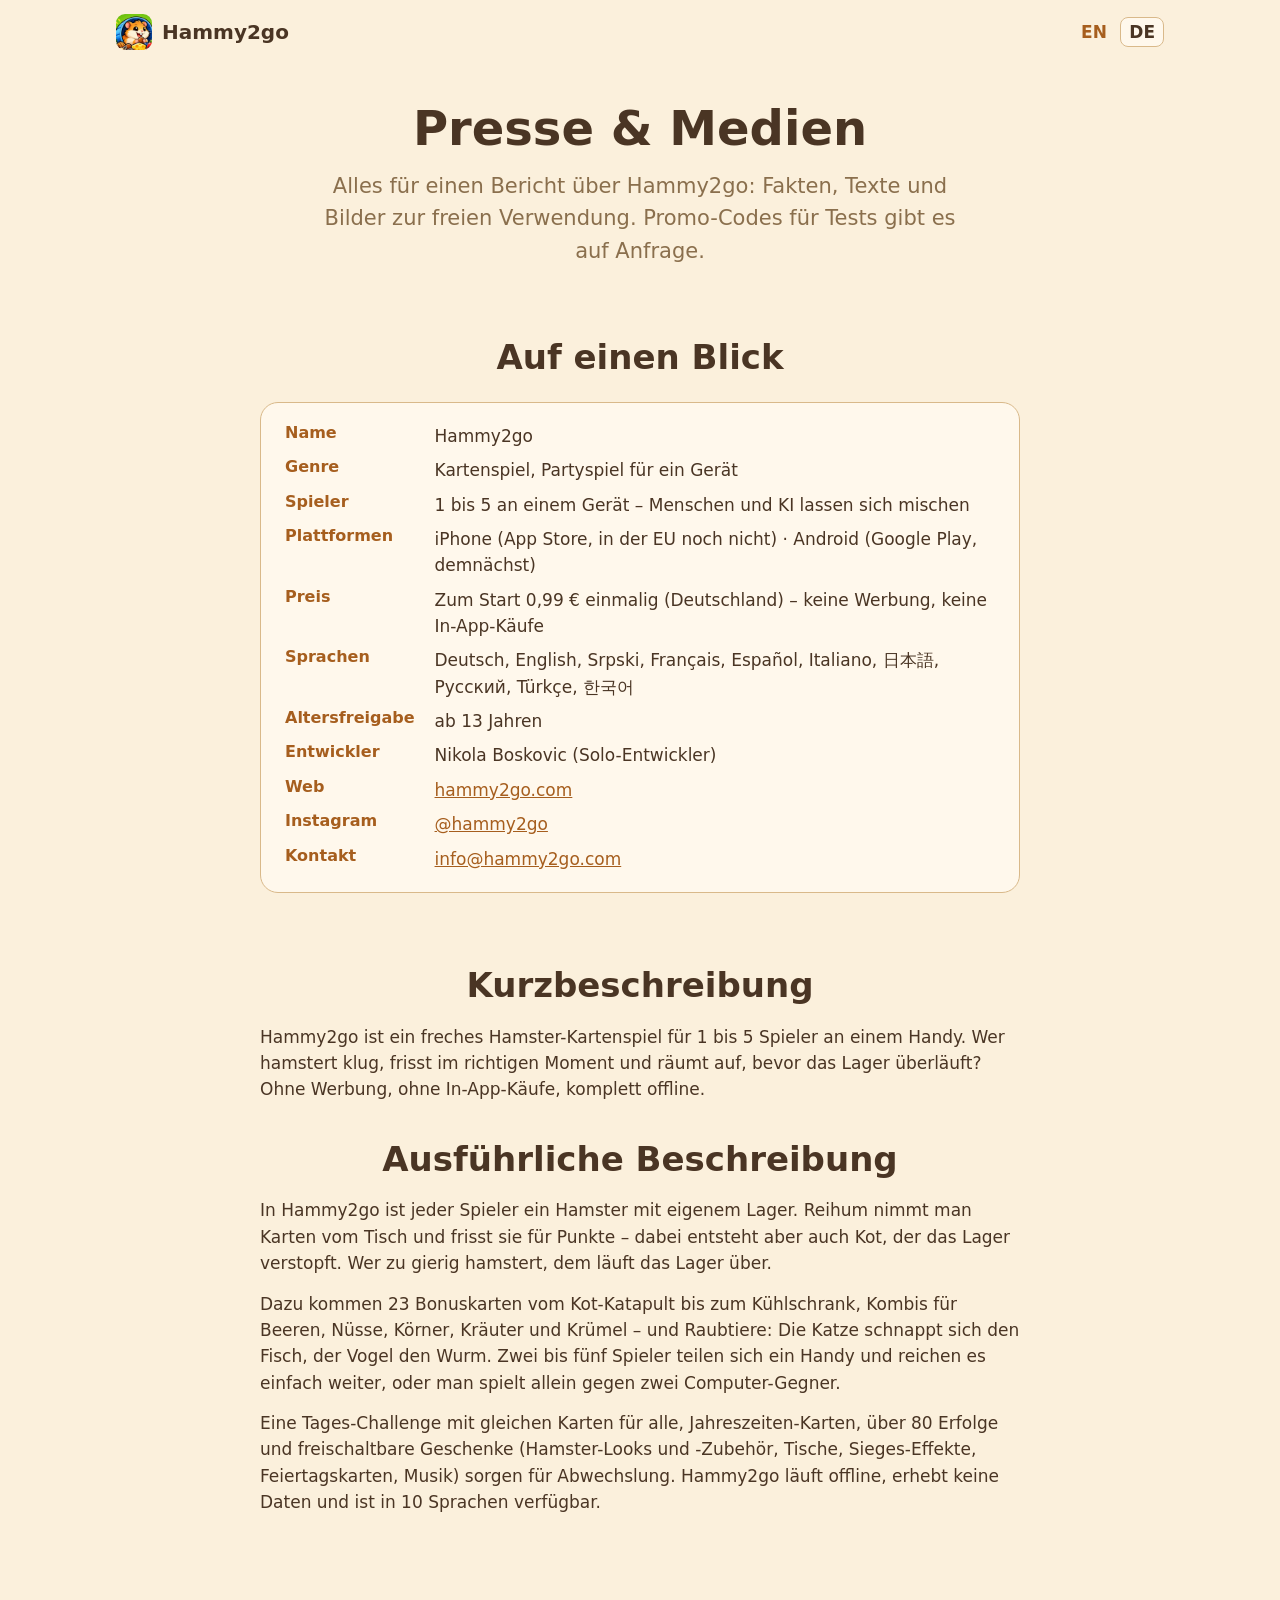
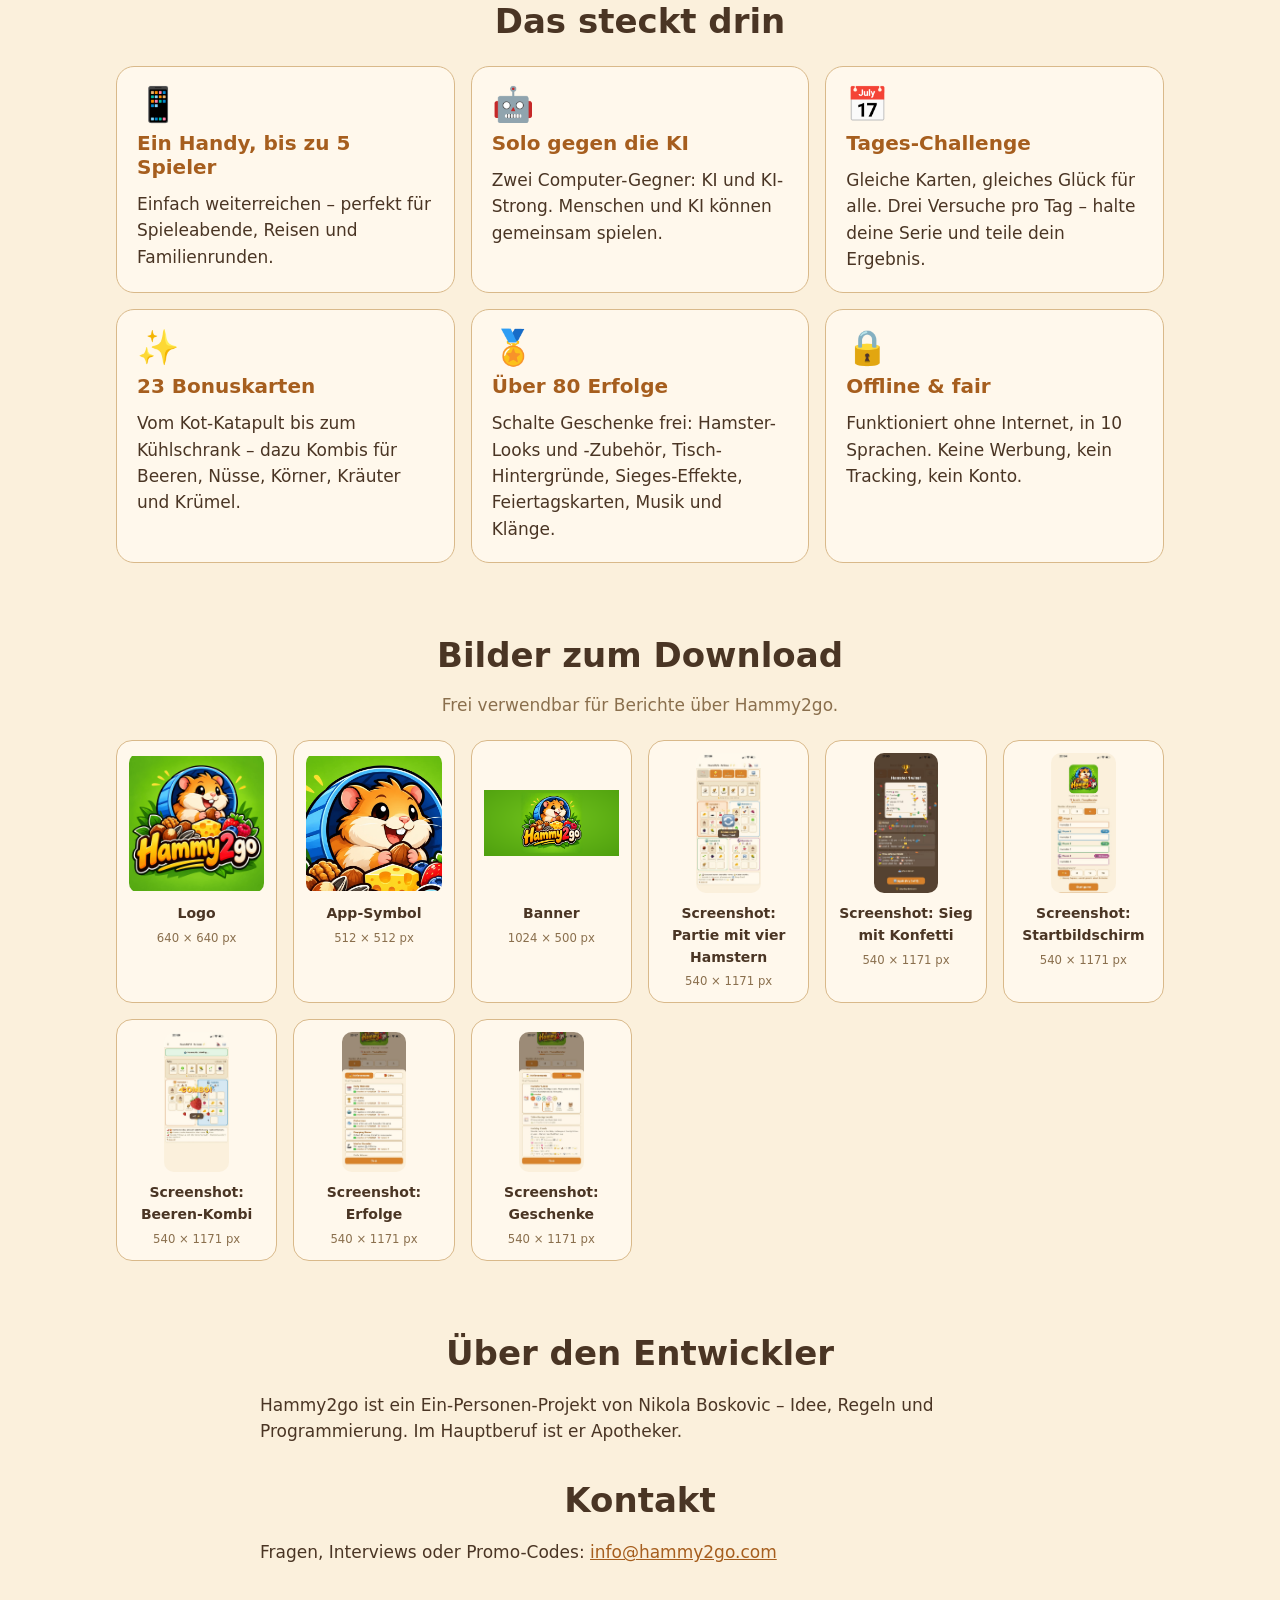
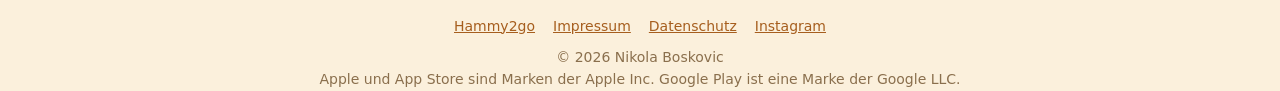
<file: de/presse/index.html>
<!doctype html>
<html lang="de">
<head>
  <meta charset="utf-8">
  <meta name="viewport" content="width=device-width, initial-scale=1">
  <title>Hammy2go – Presse</title>
  <meta name="description" content="Fakten, Texte und Bilder zu Hammy2go, dem frechen Hamster-Kartenspiel für 1 bis 5 Spieler an einem Handy.">
  <meta name="theme-color" content="#56ac12">
  <link rel="canonical" href="https://hammy2go.com/de/presse/">
  <link rel="alternate" hreflang="en" href="https://hammy2go.com/press/">
  <link rel="alternate" hreflang="de" href="https://hammy2go.com/de/presse/">
  <meta property="og:title" content="Hammy2go – Presse">
  <meta property="og:description" content="Fakten, Texte und Bilder zu Hammy2go, dem frechen Hamster-Kartenspiel für 1 bis 5 Spieler an einem Handy.">
  <meta property="og:image" content="https://hammy2go.com/assets/og.png">
  <meta property="og:url" content="https://hammy2go.com/de/presse/">
  <link rel="icon" type="image/png" sizes="32x32" href="../../assets/favicon-32.png">
  <link rel="apple-touch-icon" href="../../assets/icon-192.png">
  <link rel="stylesheet" href="../../assets/style.css">
</head>
<body>
  <header class="wrap top">
    <a class="brand" href="../../de/"><img src="../../assets/icon-192.png" alt="">Hammy2go</a>
    <nav class="lang"><a href="../../press/" hreflang="en">EN</a> <a href="../../de/presse/" hreflang="de" aria-current="true">DE</a></nav>
  </header>

  <main class="press">
    <section class="hero wrap">
      <h1>Presse & Medien</h1>
      <p class="lead">Alles für einen Bericht über Hammy2go: Fakten, Texte und Bilder zur freien Verwendung. Promo-Codes für Tests gibt es auf Anfrage.</p>
    </section>

    <section class="wrap" aria-labelledby="facts">
      <h2 id="facts">Auf einen Blick</h2>
      <dl class="facts">
        <dt>Name</dt><dd>Hammy2go</dd>
        <dt>Genre</dt><dd>Kartenspiel, Partyspiel für ein Gerät</dd>
        <dt>Spieler</dt><dd>1 bis 5 an einem Gerät – Menschen und KI lassen sich mischen</dd>
        <dt>Plattformen</dt><dd>iPhone (App Store, in der EU noch nicht) · Android (Google Play, demnächst)</dd>
        <dt>Preis</dt><dd>Zum Start 0,99 € einmalig (Deutschland) – keine Werbung, keine In-App-Käufe</dd>
        <dt>Sprachen</dt><dd>Deutsch, English, Srpski, Français, Español, Italiano, 日本語, Русский, Türkçe, 한국어</dd>
        <dt>Altersfreigabe</dt><dd>ab 13 Jahren</dd>
        <dt>Entwickler</dt><dd>Nikola Boskovic (Solo-Entwickler)</dd>
        <dt>Web</dt><dd><a href="https://hammy2go.com/de/">hammy2go.com</a></dd>
        <dt>Instagram</dt><dd><a href="https://www.instagram.com/hammy2go/" rel="me noopener" target="_blank">@hammy2go</a></dd>
        <dt>Kontakt</dt><dd><a href="mailto:info@hammy2go.com">info@hammy2go.com</a></dd>
      </dl>
    </section>

    <section class="wrap press-text" aria-labelledby="short">
      <h2 id="short">Kurzbeschreibung</h2>
      <p>Hammy2go ist ein freches Hamster-Kartenspiel für 1 bis 5 Spieler an einem Handy. Wer hamstert klug, frisst im richtigen Moment und räumt auf, bevor das Lager überläuft? Ohne Werbung, ohne In-App-Käufe, komplett offline.</p>
      <h2 id="long">Ausführliche Beschreibung</h2>
      <p>In Hammy2go ist jeder Spieler ein Hamster mit eigenem Lager. Reihum nimmt man Karten vom Tisch und frisst sie für Punkte – dabei entsteht aber auch Kot, der das Lager verstopft. Wer zu gierig hamstert, dem läuft das Lager über.</p>
      <p>Dazu kommen 23 Bonuskarten vom Kot-Katapult bis zum Kühlschrank, Kombis für Beeren, Nüsse, Körner, Kräuter und Krümel – und Raubtiere: Die Katze schnappt sich den Fisch, der Vogel den Wurm. Zwei bis fünf Spieler teilen sich ein Handy und reichen es einfach weiter, oder man spielt allein gegen zwei Computer-Gegner.</p>
      <p>Eine Tages-Challenge mit gleichen Karten für alle, Jahreszeiten-Karten, über 80 Erfolge und freischaltbare Geschenke (Hamster-Looks und -Zubehör, Tische, Sieges-Effekte, Feiertagskarten, Musik) sorgen für Abwechslung. Hammy2go läuft offline, erhebt keine Daten und ist in 10 Sprachen verfügbar.</p>
    </section>

    <section class="wrap" aria-labelledby="features">
      <h2 id="features">Das steckt drin</h2>
      <div class="grid">
        <div class="tile"><div class="em">📱</div><h3>Ein Handy, bis zu 5 Spieler</h3><p>Einfach weiterreichen – perfekt für Spieleabende, Reisen und Familienrunden.</p></div>
        <div class="tile"><div class="em">🤖</div><h3>Solo gegen die KI</h3><p>Zwei Computer-Gegner: KI und KI-Strong. Menschen und KI können gemeinsam spielen.</p></div>
        <div class="tile"><div class="em">📅</div><h3>Tages-Challenge</h3><p>Gleiche Karten, gleiches Glück für alle. Drei Versuche pro Tag – halte deine Serie und teile dein Ergebnis.</p></div>
        <div class="tile"><div class="em">✨</div><h3>23 Bonuskarten</h3><p>Vom Kot-Katapult bis zum Kühlschrank – dazu Kombis für Beeren, Nüsse, Körner, Kräuter und Krümel.</p></div>
        <div class="tile"><div class="em">🏅</div><h3>Über 80 Erfolge</h3><p>Schalte Geschenke frei: Hamster-Looks und -Zubehör, Tisch-Hintergründe, Sieges-Effekte, Feiertagskarten, Musik und Klänge.</p></div>
        <div class="tile"><div class="em">🔒</div><h3>Offline & fair</h3><p>Funktioniert ohne Internet, in 10 Sprachen. Keine Werbung, kein Tracking, kein Konto.</p></div>
      </div>
    </section>

    <section class="wrap" aria-labelledby="images">
      <h2 id="images">Bilder zum Download</h2>
      <p class="note" style="margin:-8px 0 22px">Frei verwendbar für Berichte über Hammy2go.</p>
      <div class="downloads">
        <a class="dl" href="../../assets/logo.png" download="hammy2go-logo.png"><img src="../../assets/logo.png" alt="" loading="lazy"><b>Logo</b><small>640 × 640 px</small></a>
        <a class="dl" href="../../assets/press/hammy2go-icon-512.png" download="hammy2go-icon-512.png"><img src="../../assets/press/hammy2go-icon-512.png" alt="" loading="lazy"><b>App-Symbol</b><small>512 × 512 px</small></a>
        <a class="dl" href="../../assets/og.png" download="hammy2go-banner.png"><img src="../../assets/og.png" alt="" loading="lazy"><b>Banner</b><small>1024 × 500 px</small></a>
        <a class="dl" href="../../assets/shots/01.jpg" download="hammy2go-screenshot-1.jpg"><img src="../../assets/shots/01.jpg" alt="" loading="lazy"><b>Screenshot: Partie mit vier Hamstern</b><small>540 × 1171 px</small></a>
        <a class="dl" href="../../assets/shots/02.jpg" download="hammy2go-screenshot-2.jpg"><img src="../../assets/shots/02.jpg" alt="" loading="lazy"><b>Screenshot: Sieg mit Konfetti</b><small>540 × 1171 px</small></a>
        <a class="dl" href="../../assets/shots/03.jpg" download="hammy2go-screenshot-3.jpg"><img src="../../assets/shots/03.jpg" alt="" loading="lazy"><b>Screenshot: Startbildschirm</b><small>540 × 1171 px</small></a>
        <a class="dl" href="../../assets/shots/04.jpg" download="hammy2go-screenshot-4.jpg"><img src="../../assets/shots/04.jpg" alt="" loading="lazy"><b>Screenshot: Beeren-Kombi</b><small>540 × 1171 px</small></a>
        <a class="dl" href="../../assets/shots/05.jpg" download="hammy2go-screenshot-5.jpg"><img src="../../assets/shots/05.jpg" alt="" loading="lazy"><b>Screenshot: Erfolge</b><small>540 × 1171 px</small></a>
        <a class="dl" href="../../assets/shots/06.jpg" download="hammy2go-screenshot-6.jpg"><img src="../../assets/shots/06.jpg" alt="" loading="lazy"><b>Screenshot: Geschenke</b><small>540 × 1171 px</small></a>
      </div>
    </section>

    <section class="wrap press-text" aria-labelledby="dev">
      <h2 id="dev">Über den Entwickler</h2>
      <p>Hammy2go ist ein Ein-Personen-Projekt von Nikola Boskovic – Idee, Regeln und Programmierung. Im Hauptberuf ist er Apotheker.</p>
      <h2 id="contact">Kontakt</h2>
      <p>Fragen, Interviews oder Promo-Codes: <a href="mailto:info@hammy2go.com">info@hammy2go.com</a></p>
    </section>
  </main>

  <footer class="wrap">
    <nav>
      <a href="../../de/">Hammy2go</a>
      <a href="https://farmaceutunemackoj.de/impressum/">Impressum</a>
      <a href="https://farmaceutunemackoj.github.io/hammy2go-privacy/">Datenschutz</a>
      <a href="https://www.instagram.com/hammy2go/" rel="me noopener" target="_blank">Instagram</a>
    </nav>
    <div>© 2026 Nikola Boskovic</div>
    <div>Apple und App Store sind Marken der Apple Inc. Google Play ist eine Marke der Google LLC.</div>
  </footer>
  <script src="../../assets/site.js"></script>
</body>
</html>
</file>
<file: assets/style.css>
/* Hammy2go – Webseite. Farben wie im Spiel (src/ui/theme.ts). Keine externen Schriften. */
:root {
  --bg: #fbf0dc;
  --panel: #fff8ec;
  --border: #d9b98a;
  --accent: #d9822b;
  --accent-dark: #a65e1e;
  --green: #56ac12;
  --green-dark: #3e8a0c;
  --text: #4a3524;
  --text-soft: #8a6f4d;
  --round: ui-rounded, "SF Pro Rounded", "Hiragino Maru Gothic ProN", system-ui, -apple-system, "Segoe UI", Roboto, sans-serif;
  --sans: system-ui, -apple-system, "Segoe UI", Roboto, Helvetica, Arial, sans-serif;
}
* { box-sizing: border-box; }
html { scroll-behavior: smooth; }
body { margin: 0; background: var(--bg); color: var(--text); font: 17px/1.55 var(--sans); }
a { color: var(--accent-dark); }
img { max-width: 100%; height: auto; display: block; }
.wrap { max-width: 1080px; margin: 0 auto; padding: 0 16px; }
h1, h2, h3 { font-family: var(--round); line-height: 1.2; margin: 0 0 12px; }
h2 { font-size: clamp(26px, 4vw, 34px); text-align: center; margin-bottom: 24px; }
section { padding: 56px 0; }

/* Kopfleiste */
.top { display: flex; justify-content: space-between; align-items: center; padding-top: 14px; padding-bottom: 14px; }
.brand { display: flex; align-items: center; gap: 10px; font: 800 20px var(--round); color: var(--text); text-decoration: none; }
.brand img { width: 36px; height: 36px; border-radius: 9px; }
.lang a { font-weight: 700; text-decoration: none; padding: 4px 8px; border-radius: 8px; }
.lang a[aria-current="true"] { background: var(--panel); border: 1.5px solid var(--border); color: var(--text); }

/* Start */
.hero { text-align: center; padding-top: 24px; padding-bottom: 48px; }
.hero .logo { width: min(300px, 70vw); margin: 0 auto 18px; border-radius: 36px; box-shadow: 0 14px 40px rgba(74, 53, 36, 0.25); }
.hero h1 { font-size: clamp(30px, 5.5vw, 48px); }
.hero p.lead { font-size: clamp(18px, 2.4vw, 21px); color: var(--text-soft); max-width: 640px; margin: 0 auto 26px; }
.perks { list-style: none; padding: 0; margin: -8px auto 26px; display: flex; flex-wrap: wrap; justify-content: center; gap: 8px 10px; max-width: 860px; }
.perks li { background: var(--panel); border: 1.5px solid var(--green); color: var(--green-dark); border-radius: 99px;
  padding: 6px 14px; font: 800 15px var(--round); white-space: nowrap; }
.stores { display: flex; flex-wrap: wrap; gap: 16px 20px; justify-content: center; align-items: flex-start; }
.badge { display: inline-flex; flex-direction: column; align-items: center; gap: 6px; text-decoration: none; }
.badge img { height: 54px; width: auto; border-radius: 9px; }
.badge.highlight img { box-shadow: 0 0 0 4px rgba(86, 172, 18, 0.5); }
.soon-tag { font: 700 13px var(--round); color: var(--text-soft); }
.badge.soon { flex-basis: 100%; }
.badge.soon .soon-tag { background: var(--panel); border: 1.5px solid var(--border); border-radius: 99px; padding: 6px 14px; }
.badge.soon.highlight .soon-tag { border-color: var(--green); }
.price { margin-top: 14px; font-size: 14px; color: var(--text-soft); }

/* Screenshots */
.shots { display: flex; gap: 18px; overflow-x: auto; scroll-snap-type: x mandatory; padding: 8px 16px 20px; margin: 0 -16px; }
.shots img { width: 230px; flex: 0 0 auto; scroll-snap-align: center; border-radius: 26px; border: 6px solid #2a2a2a;
  box-shadow: 0 10px 28px rgba(74, 53, 36, 0.25); background: #2a2a2a; }
@media (min-width: 1100px) { .shots { justify-content: center; overflow: visible; } .shots img { width: 160px; } }

/* Kacheln */
.grid { display: grid; gap: 16px; grid-template-columns: repeat(auto-fit, minmax(280px, 1fr)); }
.tile { background: var(--panel); border: 1.5px solid var(--border); border-radius: 18px; padding: 20px; }
.tile .em { font-size: 34px; line-height: 1; margin-bottom: 10px; }
.tile h3 { font-size: 20px; color: var(--accent-dark); }
.tile p { margin: 0; }

/* So wird gespielt */
.howto { background: var(--panel); border-top: 1.5px solid var(--border); border-bottom: 1.5px solid var(--border); }
.steps { display: grid; gap: 14px; grid-template-columns: repeat(auto-fit, minmax(210px, 1fr)); }
.step { display: flex; gap: 12px; align-items: flex-start; }
.step .em { font-size: 30px; }
.step b { display: block; font: 800 18px var(--round); }
.note { text-align: center; margin-top: 22px; color: var(--text-soft); }

/* Jahreszeiten */
.seasons { display: grid; gap: 12px; grid-template-columns: repeat(auto-fit, minmax(150px, 1fr)); }
.season { text-align: center; background: var(--panel); border: 1.5px solid var(--border); border-radius: 16px; padding: 16px 10px; position: relative; }
.season .em { font-size: 36px; }
.season b { display: block; font-family: var(--round); }
.season.now { border-color: var(--green); box-shadow: 0 0 0 3px rgba(86, 172, 18, 0.35); }
.season .now-tag { display: none; position: absolute; top: -11px; left: 50%; transform: translateX(-50%); background: var(--green);
  color: #fff; font: 800 12px var(--round); padding: 2px 10px; border-radius: 99px; }
.season.now .now-tag { display: block; }

/* Fragen */
details { background: var(--panel); border: 1.5px solid var(--border); border-radius: 14px; padding: 14px 18px; margin-bottom: 10px; }
summary { cursor: pointer; font: 800 18px var(--round); }
details p { margin: 10px 0 0; }

/* Presse */
.press .hero { padding-bottom: 8px; }
.press section { padding-top: 36px; padding-bottom: 36px; }
.facts { display: grid; grid-template-columns: max-content 1fr; gap: 8px 20px; max-width: 760px; margin: 0 auto;
  background: var(--panel); border: 1.5px solid var(--border); border-radius: 18px; padding: 20px 24px; }
.facts dt { font: 800 16px var(--round); color: var(--accent-dark); }
.facts dd { margin: 0; }
@media (max-width: 560px) { .facts { grid-template-columns: 1fr; gap: 2px; } .facts dd { margin-bottom: 10px; } }
.press-text p { max-width: 760px; margin: 0 auto 14px; }
.press-text h2 + p { margin-top: -6px; }
.press-text p + h2 { margin-top: 36px; }
.downloads { display: grid; gap: 16px; grid-template-columns: repeat(auto-fill, minmax(150px, 1fr)); }
.dl { display: flex; flex-direction: column; align-items: center; gap: 4px; text-align: center; text-decoration: none; color: var(--text);
  background: var(--panel); border: 1.5px solid var(--border); border-radius: 16px; padding: 12px; font-size: 14px; }
.dl img { height: 140px; width: auto; max-width: 100%; object-fit: contain; border-radius: 10px; margin-bottom: 6px; }
.dl small { color: var(--text-soft); }

/* Fuß */
footer { padding: 30px 0 40px; text-align: center; color: var(--text-soft); font-size: 14px; }
footer nav { display: flex; flex-wrap: wrap; justify-content: center; gap: 6px 18px; margin-bottom: 10px; }
</file>
